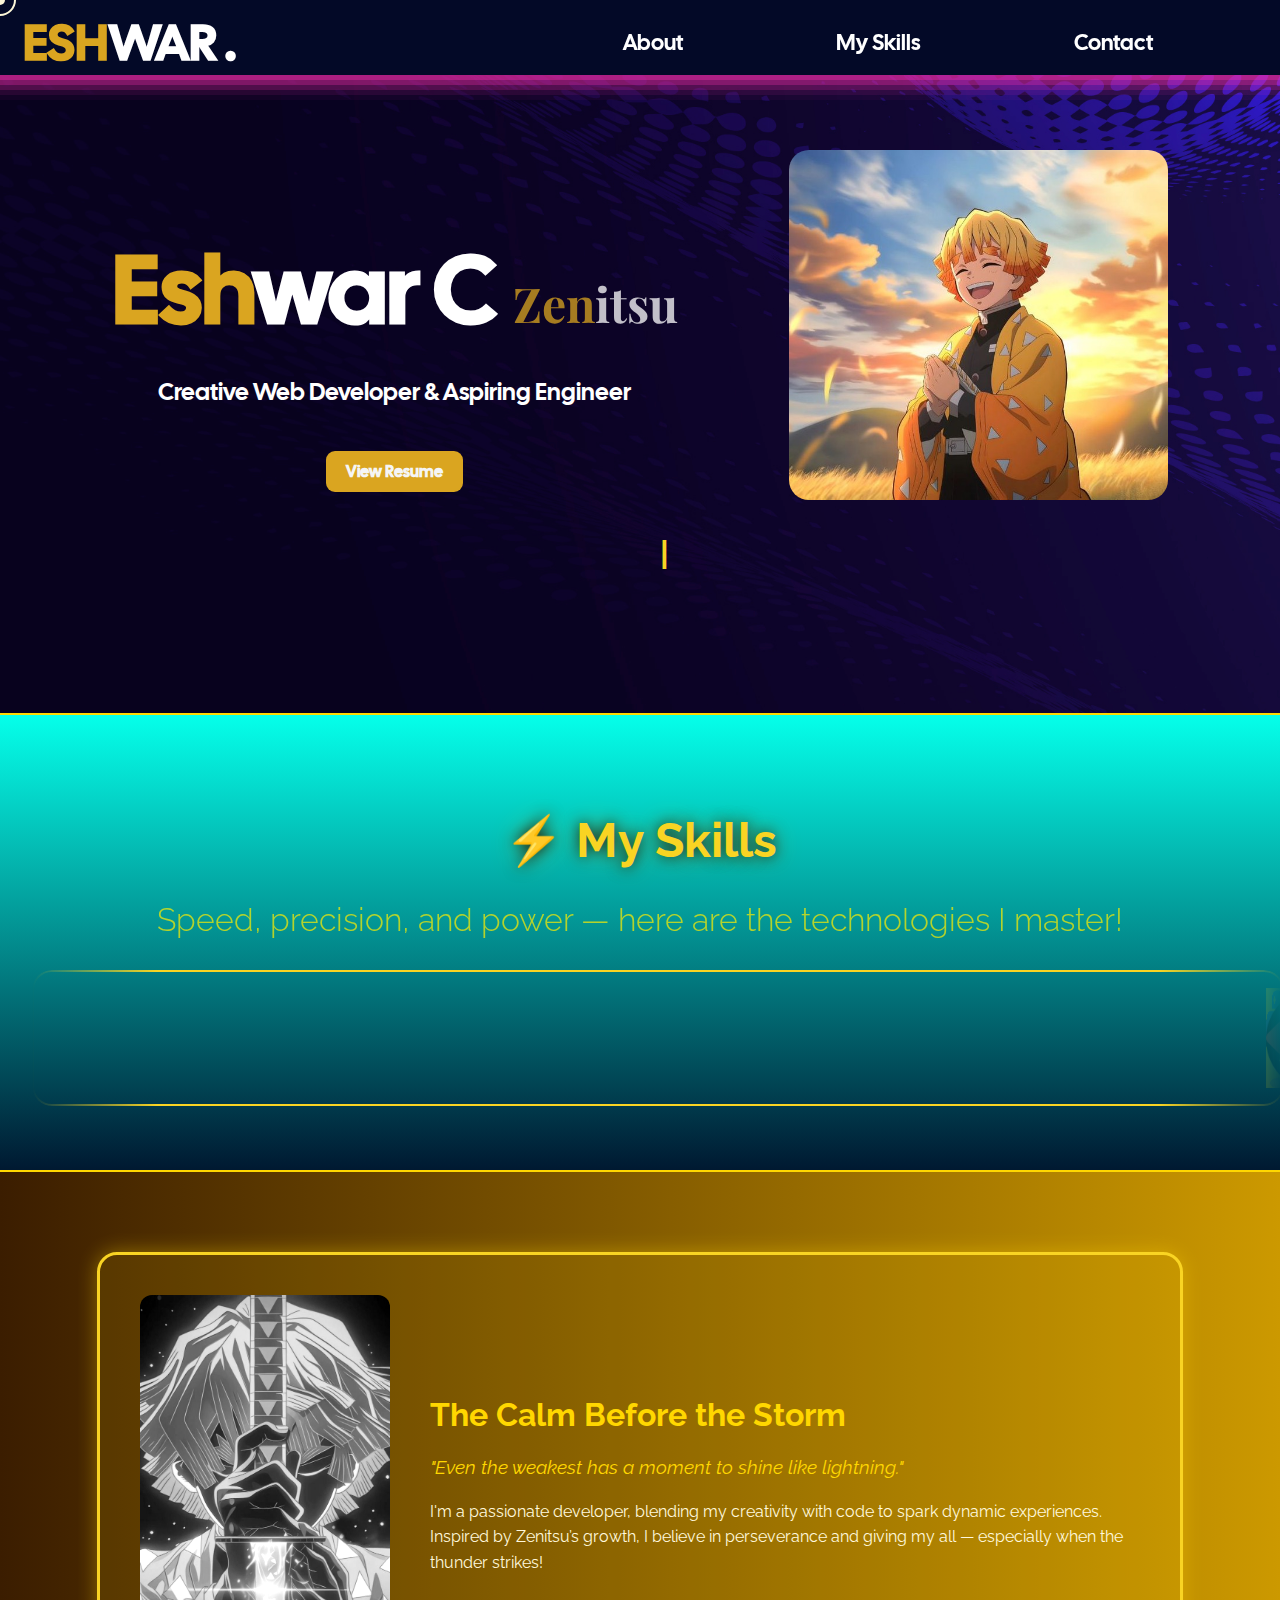
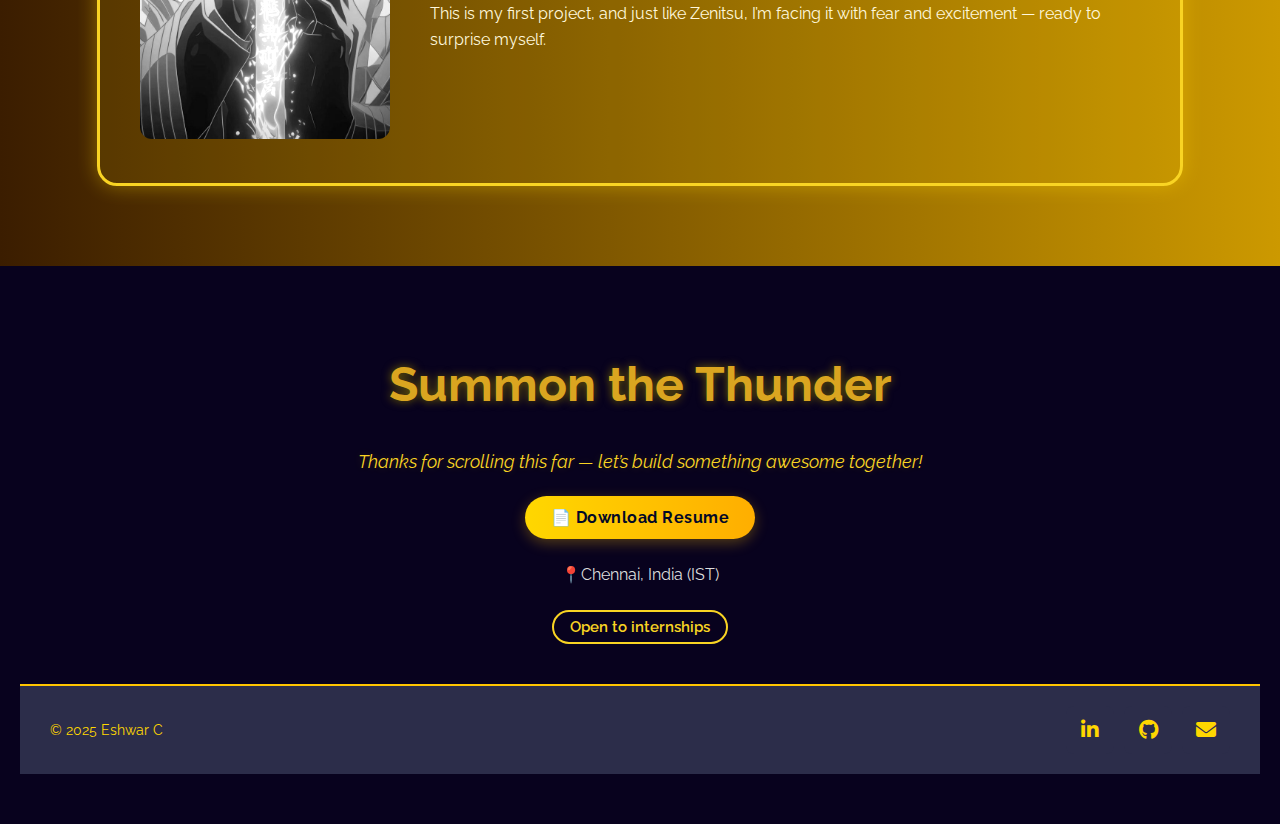
<file: index.html>
<!DOCTYPE html>
<html lang="en">
<head>
    <meta charset="UTF-8">
    <meta name="viewport" content="width=device-width, initial-scale=1.0">
    <title>Eshwar-PortFolio</title>
    <link rel="icon" href="IMAGES/pageicon.jpeg">
    <link rel="stylesheet" href="style.css">
    <link
  rel="stylesheet"
  href="https://cdnjs.cloudflare.com/ajax/libs/font-awesome/6.4.0/css/all.min.css"
/>

    <link rel="preconnect" href="https://fonts.googleapis.com">
    <link rel="preconnect" href="https://fonts.gstatic.com" crossorigin>
    <link href="https://fonts.googleapis.com/css2?family=Cal+Sans&family=Playfair+Display:ital,wght@0,400..900;1,400..900&family=Raleway:ital,wght@0,100..900;1,100..900&display=swap" rel="stylesheet">
  </head>
<body>
  <div class="outer-cursor"></div>
<div class="inner-cursor"></div>
<section id="navigation-bar">
  <!--Nav--Bar-->
    <div class="nav-bar">
      <a href="index.html"><h1 class="heading"><abbr title="ESHWAR'S PORTFOLIO"><span style="color: goldenrod;">ESH</span>WAR .</abbr></h1></a>
      <header>
        <nav>
          <a href="about.html">About</a>
          <a href="#Skills">My Skills</a>
          <a href="#contact">Contact</a>
        </nav>  
      </header>
      <div class="nav-icon" onclick="ShowNavBar()">
        <i class="fa-solid fa-bars"></i>
      </div>
    </div>
    <div class="side-navbar">
      <p style="color: whitesmoke;text-align: right;">
        <i class="fa-solid fa-xmark" onclick="CloseNavBar()"></i>
      </p>
      <div class="side-navbar-links">
          <a href="about.html">About</a>
          <a href="#Skills">My Skills</a>
          <a href="#contact">Contact</a>
      </div>
    </div>
</section>
    <!-- Body of the Website-->
    <!-- Hero section-->
  <section class="hero">
    <div class="hero-top">
  <div class="hero-text">
    <h1 class="name-title">
  <span style="color:goldenrod">Esh</span>war C
  <span class="crossed"><span style="color: goldenrod;">Zen</span>itsu</span>
    </h1>

    <p>Creative Web Developer & Aspiring Engineer</p>
    <a href="IMAGES/resume.pdf" target="_blank" class="resume-btn">View Resume</a>

  </div>
  <div class="hero_img">
    <div class="speech-bubble">HEY I'M ZENITSU AGATSUMA</div>
    <img src="IMAGES/Zenistsu1.jpg" alt="Zenistsu" style="height: 350px;border:none;border-radius: 20px;" />
    </div>
  </div>
  <!--Description-->
  <div class="about-container">
  <h1 id="About-typewriter"></h1>
  </div>
  </section>
<!--Skills-->
<section class="Skills" id="Skills">
  <h1 class="skill-heading">⚡ My Skills</h1>
  <p class="skill-subheading">Speed, precision, and power — here are the technologies I master!</p>

  <div class="skill_slider" style="--width: 100px;--height: 100px;--quantity:8;">
    <div class="list">
      <div class="item" style="--position: 1"><img src="IMAGES/css.png" alt="css"></div>
      <div class="item" style="--position: 2"><img src="IMAGES/html.png" alt="html"></div>
      <div class="item" style="--position: 3"><img src="IMAGES/javascript.png" alt="javascript"></div>
      <div class="item" style="--position: 4"><img src="IMAGES/nodejs.png" alt="nodejs"></div>
      <div class="item" style="--position: 5"><img src="IMAGES/python.png" alt="python"></div>
      <div class="item" style="--position: 6"><img src="IMAGES/react.png" alt="react"></div>
      <div class="item" style="--position: 7"><img src="IMAGES/github.png" alt="github"></div>
      <div class="item" style="--position: 8"><img src="IMAGES/git.png" alt="git"></div>
    </div>
  </div>
</section>

<!-- About Me -->
<section id="about-me">
  <div class="about-scroll">
    <div class="zenitsu-img">
      <img src="IMAGES/Zenitsu_About.jpg" alt="Zenitsu Sketch">
    </div>
    <div class="about-text">
      <h2>The Calm Before the Storm</h2>
      <p class="quote">"Even the weakest has a moment to shine like lightning."</p>
      <p>
        I'm a passionate developer, blending my creativity with code to spark dynamic experiences. Inspired by Zenitsu’s growth, I believe in perseverance and giving my all — especially when the thunder strikes!<br><br>
        This is my first project, and just like Zenitsu, I’m facing it with fear and excitement — ready to surprise myself.
      </p>
    </div>
  </div>
</section>


<section class="contact" id="contact">
  <h2>Summon the Thunder</h2>

  <!-- Personal Message -->
  <p class="contact-message">Thanks for scrolling this far — let’s build something awesome together!</p>

  <!-- Extra Info -->
  <div class="contact-extra">
    <a href="IMAGES/resume.pdf" download class="resume-btn-down">📄 Download Resume</a>
    <p class="location">📍Chennai, India (IST)</p>
    <span class="available">Open to internships</span>
  </div>

  <!-- Footer Section -->
  <footer class="zen-footer">
    <div class="footer-left">
      <p>© 2025 Eshwar C</p>
    </div>
    <div class="footer-right">
      <a href="https://www.linkedin.com/in/eshwar-c-slphmt/" target="_blank" class="footer-icon linkedin">
        <span class="speech-bubble-contact">LinkedIn</span>
        <i class="fab fa-linkedin-in"></i>
      </a>
      <a href="https://github.com/Eshwar-C-06" target="_blank" class="footer-icon github">
        <span class="speech-bubble-contact">GitHub</span>
        <i class="fab fa-github"></i>
      </a>
      <a href="mailto:your@email.com" class="footer-icon email">
        <span class="speech-bubble-contact">Email Me</span>
        <i class="fas fa-envelope"></i>
      </a>
    </div>
  </footer>
</section>

<script src="script.js"></script>
<script src="cursor.js"></script>
</body>
</html>
</file>
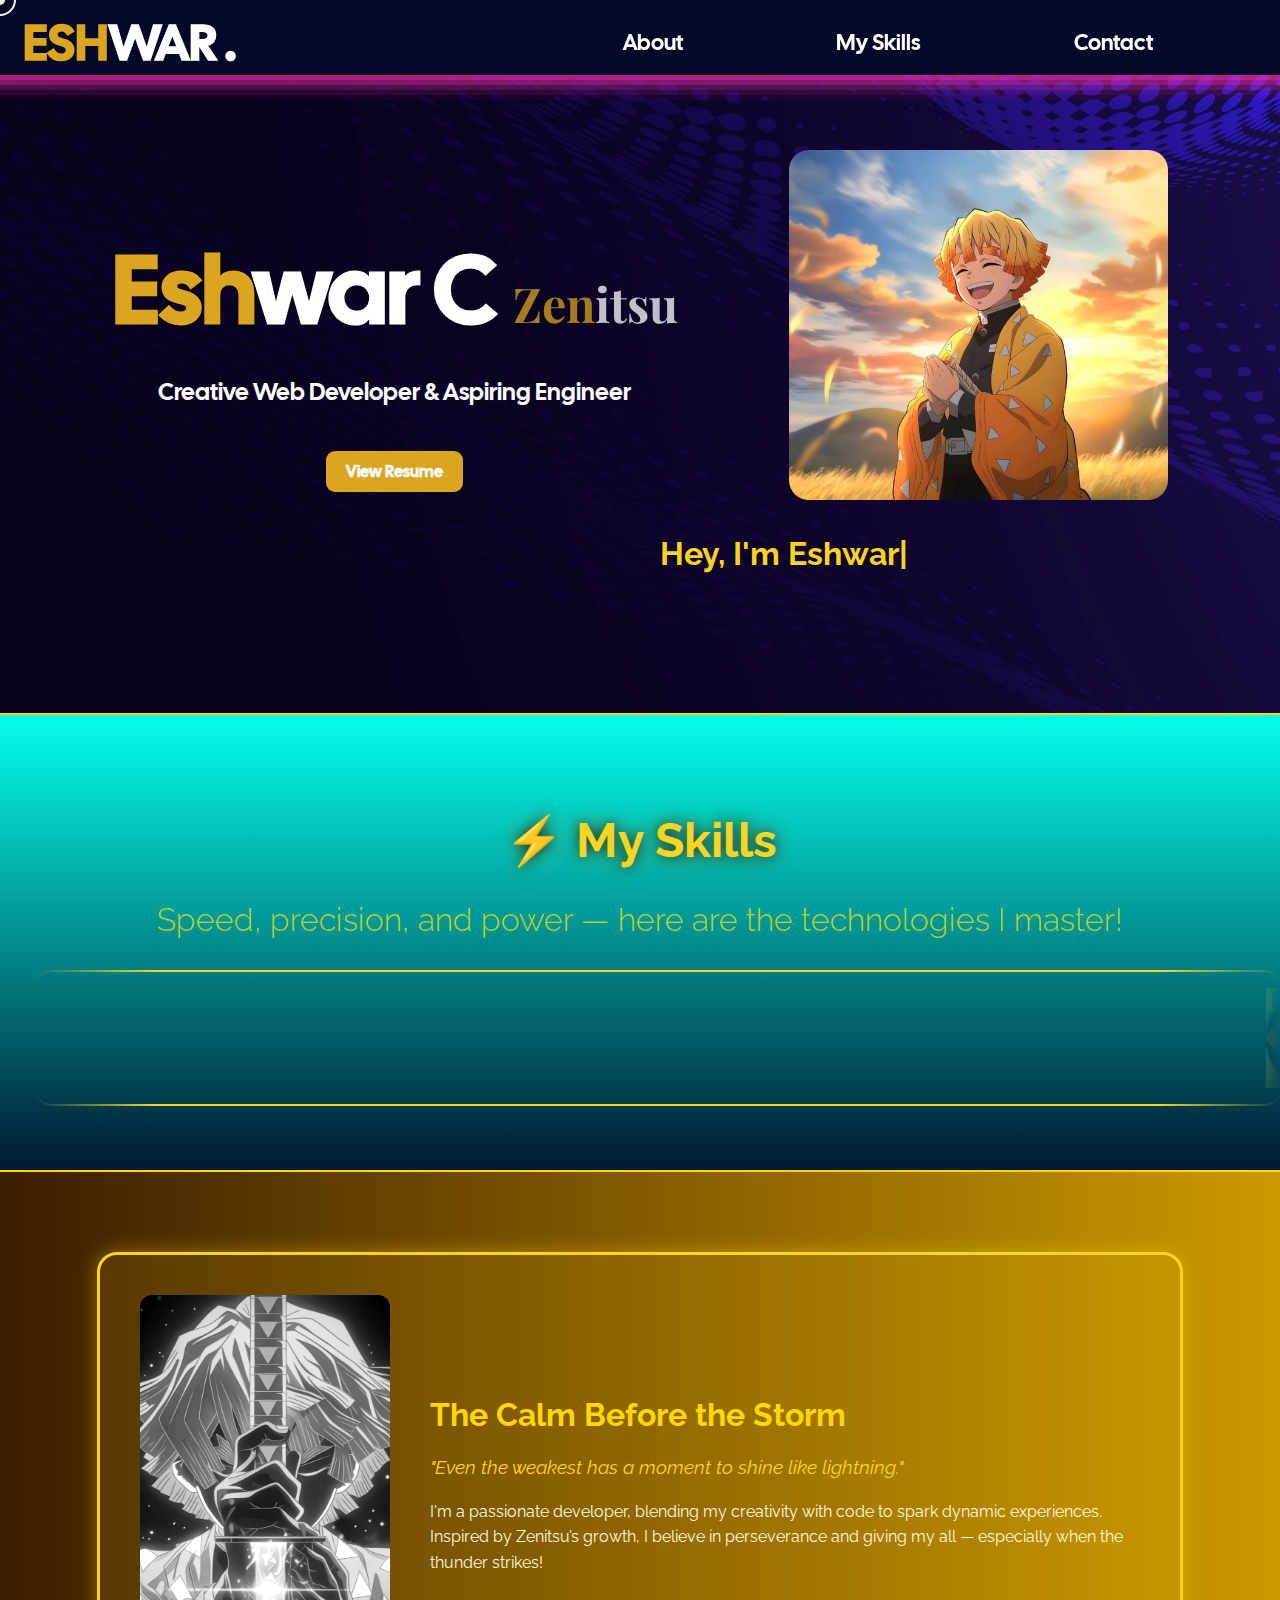
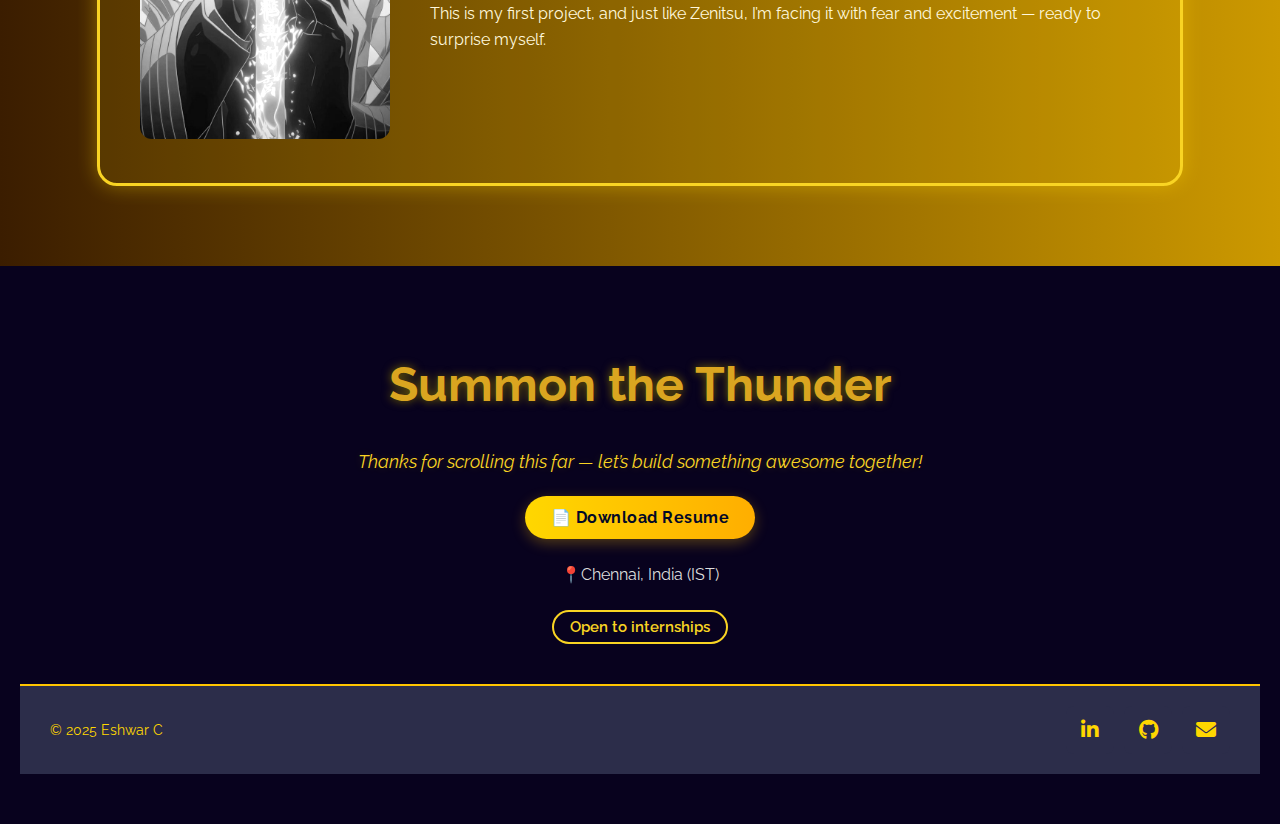
<file: ShadowFox/index.html>
<!DOCTYPE html>
<html lang="en">
<head>
    <meta charset="UTF-8">
    <meta name="viewport" content="width=device-width, initial-scale=1.0">
    <title>Eshwar-PortFolio</title>
    <link rel="icon" href="IMAGES/pageicon.jpeg">
    <link rel="stylesheet" href="style.css">
    <link
  rel="stylesheet"
  href="https://cdnjs.cloudflare.com/ajax/libs/font-awesome/6.4.0/css/all.min.css"
/>

    <link rel="preconnect" href="https://fonts.googleapis.com">
    <link rel="preconnect" href="https://fonts.gstatic.com" crossorigin>
    <link href="https://fonts.googleapis.com/css2?family=Cal+Sans&family=Playfair+Display:ital,wght@0,400..900;1,400..900&family=Raleway:ital,wght@0,100..900;1,100..900&display=swap" rel="stylesheet">
  </head>
<body>
  <div class="outer-cursor"></div>
<div class="inner-cursor"></div>
<section id="navigation-bar">
  <!--Nav--Bar-->
    <div class="nav-bar">
      <a href="index.html"><h1 class="heading"><abbr title="ESHWAR'S PORTFOLIO"><span style="color: goldenrod;">ESH</span>WAR .</abbr></h1></a>
      <header>
        <nav>
          <a href="about.html">About</a>
          <a href="#Skills">My Skills</a>
          <a href="#contact">Contact</a>
        </nav>  
      </header>
      <div class="nav-icon" onclick="ShowNavBar()">
        <i class="fa-solid fa-bars"></i>
      </div>
    </div>
    <div class="side-navbar">
      <p style="color: whitesmoke;text-align: right;">
        <i class="fa-solid fa-xmark" onclick="CloseNavBar()"></i>
      </p>
      <div class="side-navbar-links">
          <a href="about.html">About</a>
          <a href="#Skills">My Skills</a>
          <a href="#contact">Contact</a>
      </div>
    </div>
</section>
    <!-- Body of the Website-->
    <!-- Hero section-->
  <section class="hero">
    <div class="hero-top">
  <div class="hero-text">
    <h1 class="name-title">
  <span style="color:goldenrod">Esh</span>war C
  <span class="crossed"><span style="color: goldenrod;">Zen</span>itsu</span>
    </h1>

    <p>Creative Web Developer & Aspiring Engineer</p>
    <a href="IMAGES/resume.pdf" target="_blank" class="resume-btn">View Resume</a>

  </div>
  <div class="hero_img">
    <div class="speech-bubble">HEY I'M ZENITSU AGATSUMA</div>
    <img src="IMAGES/Zenistsu1.jpg" alt="Zenistsu" style="height: 350px;border:none;border-radius: 20px;" />
    </div>
  </div>
  <!--Description-->
  <div class="about-container">
  <h1 id="About-typewriter"></h1>
  </div>
  </section>
<!--Skills-->
<section class="Skills" id="Skills">
  <h1 class="skill-heading">⚡ My Skills</h1>
  <p class="skill-subheading">Speed, precision, and power — here are the technologies I master!</p>

  <div class="skill_slider" style="--width: 100px;--height: 100px;--quantity:8;">
    <div class="list">
      <div class="item" style="--position: 1"><img src="IMAGES/css.png" alt="css"></div>
      <div class="item" style="--position: 2"><img src="IMAGES/html.png" alt="html"></div>
      <div class="item" style="--position: 3"><img src="IMAGES/javascript.png" alt="javascript"></div>
      <div class="item" style="--position: 4"><img src="IMAGES/nodejs.png" alt="nodejs"></div>
      <div class="item" style="--position: 5"><img src="IMAGES/python.png" alt="python"></div>
      <div class="item" style="--position: 6"><img src="IMAGES/react.png" alt="react"></div>
      <div class="item" style="--position: 7"><img src="IMAGES/github.png" alt="github"></div>
      <div class="item" style="--position: 8"><img src="IMAGES/git.png" alt="git"></div>
    </div>
  </div>
</section>

<!-- About Me -->
<section id="about-me">
  <div class="about-scroll">
    <div class="zenitsu-img">
      <img src="IMAGES/Zenitsu_About.jpg" alt="Zenitsu Sketch">
    </div>
    <div class="about-text">
      <h2>The Calm Before the Storm</h2>
      <p class="quote">"Even the weakest has a moment to shine like lightning."</p>
      <p>
        I'm a passionate developer, blending my creativity with code to spark dynamic experiences. Inspired by Zenitsu’s growth, I believe in perseverance and giving my all — especially when the thunder strikes!<br><br>
        This is my first project, and just like Zenitsu, I’m facing it with fear and excitement — ready to surprise myself.
      </p>
    </div>
  </div>
</section>


<section class="contact" id="contact">
  <h2>Summon the Thunder</h2>

  <!-- Personal Message -->
  <p class="contact-message">Thanks for scrolling this far — let’s build something awesome together!</p>

  <!-- Extra Info -->
  <div class="contact-extra">
    <a href="IMAGES/resume.pdf" download class="resume-btn-down">📄 Download Resume</a>
    <p class="location">📍Chennai, India (IST)</p>
    <span class="available">Open to internships</span>
  </div>

  <!-- Footer Section -->
  <footer class="zen-footer">
    <div class="footer-left">
      <p>© 2025 Eshwar C</p>
    </div>
    <div class="footer-right">
      <a href="https://www.linkedin.com/in/eshwar-c-slphmt/" target="_blank" class="footer-icon linkedin">
        <span class="speech-bubble-contact">LinkedIn</span>
        <i class="fab fa-linkedin-in"></i>
      </a>
      <a href="https://github.com/Eshwar-C-06" target="_blank" class="footer-icon github">
        <span class="speech-bubble-contact">GitHub</span>
        <i class="fab fa-github"></i>
      </a>
      <a href="mailto:your@email.com" class="footer-icon email">
        <span class="speech-bubble-contact">Email Me</span>
        <i class="fas fa-envelope"></i>
      </a>
    </div>
  </footer>
</section>

<script src="script.js"></script>
<script src="cursor.js"></script>
</body>
</html>
</file>
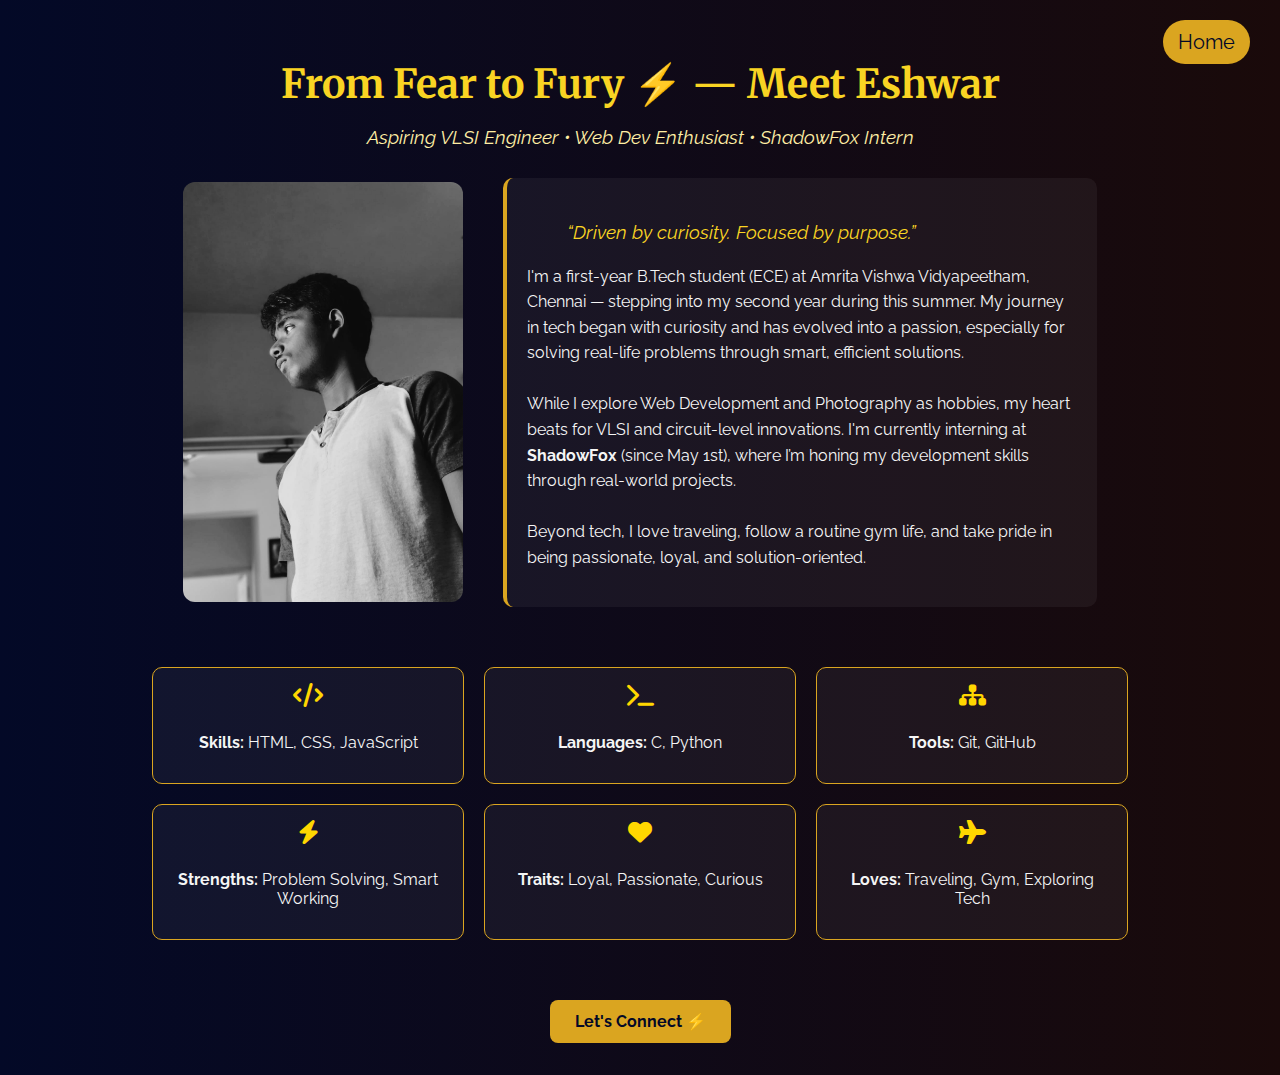
<file: about.html>
<!DOCTYPE html>
<html lang="en">
<head>
  <meta charset="UTF-8" />
  <meta name="viewport" content="width=device-width, initial-scale=1.0"/>
  <title>About | Eshwar</title>
  <link rel="stylesheet" href="about.css" />
  <link rel="stylesheet" href="https://cdnjs.cloudflare.com/ajax/libs/font-awesome/6.4.0/css/all.min.css"/>
  <link rel="preconnect" href="https://fonts.googleapis.com">
<link rel="preconnect" href="https://fonts.gstatic.com" crossorigin>
<link href="https://fonts.googleapis.com/css2?family=Cal+Sans&family=Merriweather:ital,opsz,wght@0,18..144,300..900;1,18..144,300..900&family=Playfair+Display:ital,wght@0,400..900;1,400..900&family=Raleway:ital,wght@0,100..900;1,100..900&display=swap" rel="stylesheet">

</head>
<body>
  <section class="about-landing">
    <a href="index.html" class="back-home">Home</a>
    <div class="about-intro">
      <h1 style="font-family: 'Merriweather', serif;">From Fear to Fury ⚡ — Meet Eshwar</h1>
      <p class="subheading">Aspiring VLSI Engineer • Web Dev Enthusiast • ShadowFox Intern</p>
    </div>

    <div class="about-content">
      <img src="IMAGES/profile_photo.jpeg" alt="Zenitsu Calm Pose" class="zen-img"/>
      <div class="story-box">
        <blockquote>
          “Driven by curiosity. Focused by purpose.”
        </blockquote>
        <p>
          I'm a first-year B.Tech student (ECE) at Amrita Vishwa Vidyapeetham, Chennai — stepping into my second year during this summer. My journey in tech began with curiosity and has evolved into a passion, especially for solving real-life problems through smart, efficient solutions.
          <br><br>
          While I explore Web Development and Photography as hobbies, my heart beats for VLSI and circuit-level innovations. I'm currently interning at <strong>ShadowFox</strong> (since May 1st), where I’m honing my development skills through real-world projects.
          <br><br>
          Beyond tech, I love traveling, follow a routine gym life, and take pride in being passionate, loyal, and solution-oriented.
        </p>
      </div>
    </div>

<div class="stats-flex">
  <div class="stat-card"><i class="fas fa-code"></i><p><strong>Skills:</strong> HTML, CSS, JavaScript</p></div>
  <div class="stat-card"><i class="fas fa-terminal"></i><p><strong>Languages:</strong> C, Python</p></div>
  <div class="stat-card"><i class="fas fa-sitemap"></i><p><strong>Tools:</strong> Git, GitHub</p></div>
  <div class="stat-card"><i class="fas fa-bolt"></i><p><strong>Strengths:</strong> Problem Solving, Smart Working</p></div>
  <div class="stat-card"><i class="fas fa-heart"></i><p><strong>Traits:</strong> Loyal, Passionate, Curious</p></div>
  <div class="stat-card"><i class="fas fa-plane"></i><p><strong>Loves:</strong> Traveling, Gym, Exploring Tech</p></div>
</div>
<div class="cta">
         <a href="index.html#contact" class="resume-btn">Let's Connect ⚡</a>
    </div>
  </section>
</body>
</html>
</file>
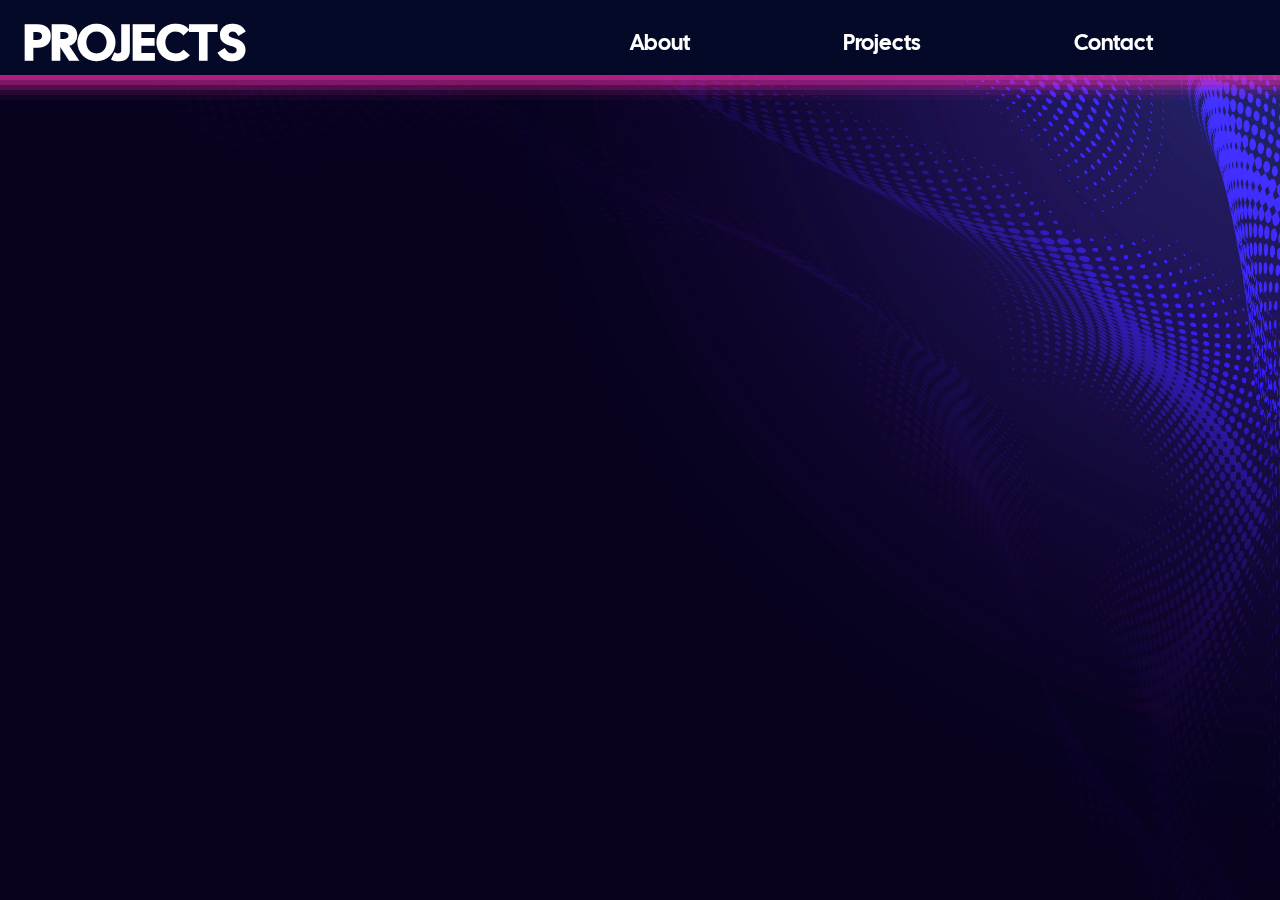
<file: projects.html>
<!DOCTYPE html>
<html lang="en">
<head>
    <meta charset="UTF-8">
    <meta name="viewport" content="width=device-width, initial-scale=1.0">
    <title>Eshwar-PortFolio</title>
    <link rel="stylesheet" href="style.css">
    <link rel="preconnect" href="https://fonts.googleapis.com">
    <link rel="preconnect" href="https://fonts.gstatic.com" crossorigin>
    <link href="https://fonts.googleapis.com/css2?family=Cal+Sans&display=swap" rel="stylesheet">
</head>
<body>
    <div class="nav-bar">
      <h1 class="heading">PROJECTS</h1>
      <header>
        <nav>
          <a href="about.html">About</a>
          <a href="#projects.html">Projects</a>
          <a href="#contact">Contact</a>
        </nav>
      </header>
    </div>
  </body>
  
</html>
</file>
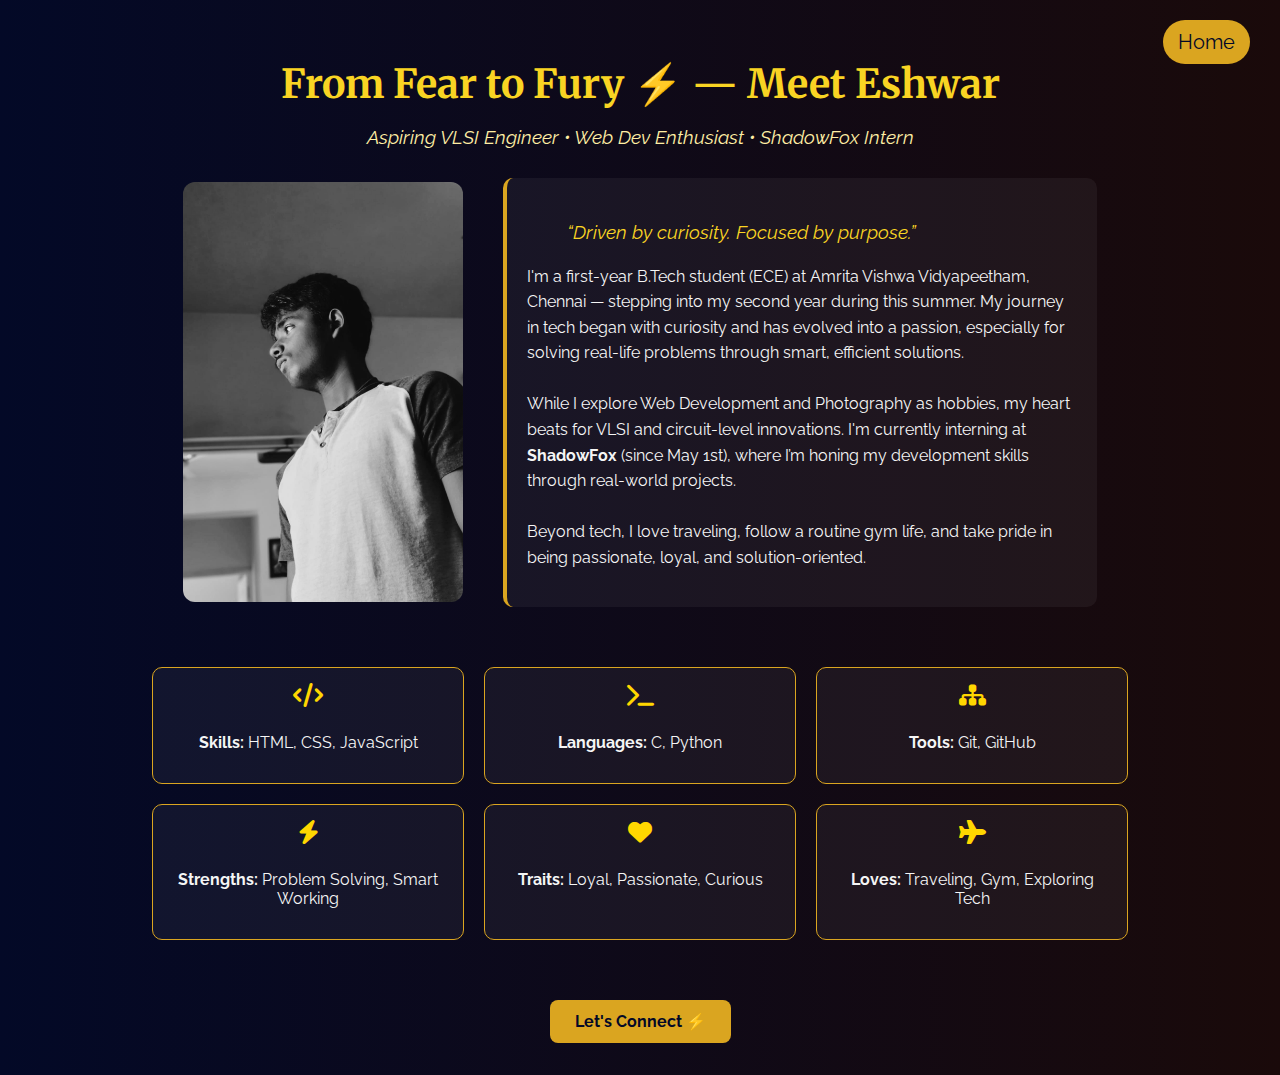
<file: ShadowFox/about.html>
<!DOCTYPE html>
<html lang="en">
<head>
  <meta charset="UTF-8" />
  <meta name="viewport" content="width=device-width, initial-scale=1.0"/>
  <title>About | Eshwar</title>
  <link rel="stylesheet" href="about.css" />
  <link rel="stylesheet" href="https://cdnjs.cloudflare.com/ajax/libs/font-awesome/6.4.0/css/all.min.css"/>
  <link rel="preconnect" href="https://fonts.googleapis.com">
<link rel="preconnect" href="https://fonts.gstatic.com" crossorigin>
<link href="https://fonts.googleapis.com/css2?family=Cal+Sans&family=Merriweather:ital,opsz,wght@0,18..144,300..900;1,18..144,300..900&family=Playfair+Display:ital,wght@0,400..900;1,400..900&family=Raleway:ital,wght@0,100..900;1,100..900&display=swap" rel="stylesheet">

</head>
<body>
  <section class="about-landing">
    <a href="index.html" class="back-home">Home</a>
    <div class="about-intro">
      <h1 style="font-family: 'Merriweather', serif;">From Fear to Fury ⚡ — Meet Eshwar</h1>
      <p class="subheading">Aspiring VLSI Engineer • Web Dev Enthusiast • ShadowFox Intern</p>
    </div>

    <div class="about-content">
      <img src="IMAGES/profile_photo.jpeg" alt="Zenitsu Calm Pose" class="zen-img"/>
      <div class="story-box">
        <blockquote>
          “Driven by curiosity. Focused by purpose.”
        </blockquote>
        <p>
          I'm a first-year B.Tech student (ECE) at Amrita Vishwa Vidyapeetham, Chennai — stepping into my second year during this summer. My journey in tech began with curiosity and has evolved into a passion, especially for solving real-life problems through smart, efficient solutions.
          <br><br>
          While I explore Web Development and Photography as hobbies, my heart beats for VLSI and circuit-level innovations. I'm currently interning at <strong>ShadowFox</strong> (since May 1st), where I’m honing my development skills through real-world projects.
          <br><br>
          Beyond tech, I love traveling, follow a routine gym life, and take pride in being passionate, loyal, and solution-oriented.
        </p>
      </div>
    </div>

<div class="stats-flex">
  <div class="stat-card"><i class="fas fa-code"></i><p><strong>Skills:</strong> HTML, CSS, JavaScript</p></div>
  <div class="stat-card"><i class="fas fa-terminal"></i><p><strong>Languages:</strong> C, Python</p></div>
  <div class="stat-card"><i class="fas fa-sitemap"></i><p><strong>Tools:</strong> Git, GitHub</p></div>
  <div class="stat-card"><i class="fas fa-bolt"></i><p><strong>Strengths:</strong> Problem Solving, Smart Working</p></div>
  <div class="stat-card"><i class="fas fa-heart"></i><p><strong>Traits:</strong> Loyal, Passionate, Curious</p></div>
  <div class="stat-card"><i class="fas fa-plane"></i><p><strong>Loves:</strong> Traveling, Gym, Exploring Tech</p></div>
</div>
<div class="cta">
         <a href="index.html#contact" class="resume-btn">Let's Connect ⚡</a>
    </div>
  </section>
</body>
</html>
</file>
<file: style.css>
body {
  background-image: url("./IMAGES/dark_bg.jpg");
  background-size: cover;
  background-position: center;
  background-repeat: no-repeat;
  font-family: "Cal Sans", sans-serif;
  margin: 0;
  padding: 0;
  min-height: 100vh; 
}
html, body {
  overflow-x: hidden;
}
  .nav-bar {position: fixed;
    top: 0;
    left: 0;
    width: 100%;
    z-index: 450;
    display: flex;
    justify-content: space-between;
    align-items: center;
    padding-inline: 23px;
    padding-top: 10px;
    box-shadow: rgba(240, 46, 170, 0.4) 0px 5px, rgba(240, 46, 170, 0.3) 0px 10px, rgba(240, 46, 170, 0.2) 0px 15px, rgba(240, 46, 170, 0.1) 0px 20px, rgba(240, 46, 170, 0.05) 0px 25px;
    background-color: #030927; 
    
  }
  abbr {
    text-decoration: none !important;
    border-bottom: none !important;
    display: inline-block;
  }  

  .heading{
    font-size: 50px;
    margin:0;
    color: white;
}
.nav-icon {
  color: white;
  font-size: 24px;
  background-color: goldenrod;
  padding: 6px 6px;
  border-radius: 12px;
  display: none;
  margin-right: 30px;
  cursor: pointer;
  position: relative;
  z-index: 1001;
}
.side-navbar{
  width: 30%;
  background-color: #cc9900;
  height: 100%;
  position:fixed;
  top:0;
  left:-40%;
  padding: 20px;  
  font-size: 28px;
  z-index: 600;
  transition: 1.4s;
}
.side-navbar:hover{
  cursor: pointer;
}
.side-navbar-links{
  display: flex;
  flex-direction: column; 
  font-size: 28px;
  gap: 50px;              
  margin-top: 70px;

}
.side-navbar .side-navbar-links a{
  text-decoration: none;
  color: whitesmoke;
}
.side-navbar .side-navbar-links a:hover{
  text-decoration: underline;
}
@media screen and (max-width:1023px){
.nav-icon{
  display: block;
         }
header{
display: none;
      } 
}
.nav-icon:hover{
  cursor: pointer;
  color: goldenrod;
  background-color: whitesmoke;
  transition:color 0.s ease-in;
  transition: background-color 0.3s ease-out;
}
nav a {
  position: relative;
  margin-right: 150px;
  text-decoration: none;
  color: rgb(255, 255, 255);
  font-size: 22px;
  transition: color 0.35s ease, transform 0.35s ease;
}

nav a::after {
  content: "";
  position: absolute;
  width: 0%;
  height: 3px;
  left: 0;
  bottom: -2px;
  background-image: linear-gradient(to right, #ff4e50, #f9d423); /* gradient underline */
  transition: width 0.35s ease;
}

nav a:hover::after {
  width: 100%;
}

nav a:hover {
  color:goldenrod}

nav a:active {
  transition: 0.2s;
  color: gold ;
}
hr{
  border: none;
  background-color: goldenrod;
  height: 2px;
  width: 100%;
}
.hero {
  height: fit-content;
  width:100vw;
  color: white;
  text-align: center;
  padding-top: 150px;
  padding-bottom: 120px;
}
.hero-text a{
  color: whitesmoke;
}
.hero-text a{
display: inline-block;
  margin-top: 20px;
  padding: 10px 20px;
  background-color: goldenrod;
  font-weight: bold;
  text-decoration: none;
  border-radius: 9px;
  transition: colour 0.5s, background-color 0.3s, transform 0.7s;
}

.hero-text a:hover{
  background-color: whitesmoke;
  color: goldenrod;
  transform: scale(1.15);
}


.hero_img{
  position: relative;
  width: max-content;
  animation: up_down 3s ease-in-out infinite;
}

@keyframes up_down {
  0% {
    transform: translateY(0);
  }
  25% {
    transform: translateY(-11px);
  }
  75% {
    transform: translateY(11px);
  }
  100% {
    transform: translateY(0);
  }
}
 .speech-bubble {
      display: none;
      position: absolute;
      top: -50px;
      left: 50%;
      width: max-content;
      transform: translateX(-50%);
      background: whitesmoke;
      padding:10px;
      border-radius: 25px;
      font-family: 'Comic Sans MS', cursive;
      font-weight: bold;
      font-size: 14px;
      color: black;
    }
  
    .speech-bubble::after{
      content: "";
      position: absolute;
      top: 100%;
      left: 50%;
      margin-left: -10px;
      border-width: 10px;
      border-style: solid;
      border-color: whitesmoke transparent transparent transparent;
    }

  .hero_img:hover .speech-bubble{
    display:block;
  }  

.hero-text h1 {
  font-size: 6rem;
  margin-bottom: 10px;
  animation: popUp 1s ease-out;
}

.hero-text p {
  font-size: 1.5rem;
  animation: fadeIn 1.5s ease;
}
.crossed{
  font-family: "Playfair Display", serif;
  position: relative;
  font-size: 3rem;
  opacity: 0.75;
}
.crossed::after{
  content: "";
  position: absolute;
  top:55%;
  left: 0;
  width:max-content;
  height:3px;
  background-image: linear-gradient(to left,goldenrod,white);
  animation: slash 0.8s ease-in-out forwards;
}
.hero-top {
  display: flex;
  justify-content: space-evenly;
  align-items: center;
  width: 100%;
  flex-wrap: wrap;
}
.about-container {
  color: #f9d423;
  width: 450px;
  font-family: "Raleway", sans-serif;
  font-weight: 400;
  text-align: left;
  margin-top: 30px;
  margin-left: auto;
  margin-right: 170px; 
}
#About-typewriter::after{
  content: '|';
  animation:typing 0.9s infinite;
}

@keyframes typing{
  0%,100%{
    opacity: 1;
  }
  50%{
    opacity: 0;
  }
} 

@keyframes slash{
  0% {
width: 0;
  }
  100%{
    width: 100%;
  }
}

@keyframes popUp {
  0% {
    transform: scale(0.8);
    opacity: 0;
  }
  100% {
    transform: scale(1);
    opacity: 1;
  }
}

@keyframes fadeIn {
  from {
    transform: translateY(20px);
    opacity: 0;
  }
  to {
    transform: translateY(0);
    opacity: 1;
  }
}
.skill_slider{
  position: relative; 
  width: 100%;
  border:1px solid gold;
  height:var(--height);
  overflow: hidden;
  background-color: white;
  mask-image: linear-gradient(to right,transparent,rgb(14, 14, 14) 10% 90%,transparent);
}
.skill_slider .list{
  display: flex;
  width: 100%;
  min-width: calc(var(--width)*var(--quantity));
  position: relative;
}
.skill_slider .list .item{
  width: var(--width);
  height: var(--height);
  position: absolute;
  left: 100%;
  animation: scroll_eff 10s linear infinite;
  transition: filter 0.5s;
  animation-delay: calc( (10s / var(--quantity)) * (var(--position) - 1) );
}
.skill_slider .list .item img{
  width: 100%;
  height: var(--height);

}

@keyframes scroll_eff{
   from{
    left: 100%;
   }
   to{
    left:calc(var(--width)*-1)
   }
}

.skill_slider:hover .item{
  animation-play-state: paused!important;
  filter: grayscale(1); 
}
.skill_slider .item:hover{
  filter: grayscale(0);
}

/* Styling the entire Skills section */
.Skills {
  color: #f9d423;
  font-size: 30px;
  font-family: "Raleway", sans-serif;
  padding: 4rem 2rem;
  background: linear-gradient(to bottom, rgb(5, 255, 234), rgb(0, 25, 49)); /* thunder-like bg */
  text-align: center;
  position: relative;
  overflow: hidden;
  border-top: 2px solid gold;
  border-bottom: 2px solid gold;
}

/* Glowing and bold section title */
.skill-heading {
  font-size: 3rem;
  color: #f9d423;
  text-shadow: 0 0 15px #231d00, 0 0 30px #f9d42355;
  margin-bottom: 0.5rem;
  animation: jump_ani 1s ease-in-out;
}

/* Subheading with subtle style */
.skill-subheading {
  font-size: 2rem;
  color: #ffee00;
  margin-bottom: 2rem;
  opacity: 0.7;
  font-weight: 300;
}

.skill_slider {
  border: 2px solid #f9d423;
  border-radius: 20px;
  padding: 1rem;
  background-color: #ffffff00;
  box-shadow: 0 0 20px rgba(249, 212, 35, 0.2);
  position: relative;
}
.Skills::before {
  content: "";
  position: absolute;
  top: 0; left: 0; right: 0; bottom: 0;
  background-size: cover;
  background-repeat: no-repeat;
  opacity: 0.04;
  pointer-events: none;
}


@keyframes jump_ani{
  from{
    opacity: 0;
    scale: 0.5;
  }
  to{
    opacity: 1;
    scale: 1;
  }
}

#about-me {
 background: linear-gradient(to right, #3b1d00, #cc9900);
  padding: 80px 20px;
  color: #f9d423;
  font-family: 'Raleway', sans-serif;
  display: flex;
  justify-content: center;
}

.about-scroll {
  display: flex;
  max-width: 1000px;
  gap: 40px;
  align-items: center;
  flex-wrap: wrap;
  background: rgba(255, 215, 0, 0.1); 
  border: 3px solid #f9d423;
  border-radius: 20px;
  padding: 40px;
  box-shadow: 0 0 20px rgba(255, 215, 0, 0.4);
}

.zenitsu-img img {
  width: 250px;
  filter: grayscale(1) contrast(1.1);
  border-radius: 12px;
}

.about-text {
  flex: 1;
  min-width: 280px;
  animation: slideUp 1s ease-in-out;
}

.about-text h2 {
  font-size: 2rem;
  margin-bottom: 10px;
  color: gold;
}

.about-text .quote {
  font-style: italic;
  font-size: 1.2rem;
  color: #ffd700;
  margin-bottom: 15px;
}

.about-text p {
  font-size: 1rem;
  color: #fff8dc;
  line-height: 1.6;
}

@keyframes slideUp {
  from {
    opacity: 0;
    transform: translateY(30px);
  }
  to {
    opacity: 1;
    transform: translateY(0);
  }
}
.contact{
  color: goldenrod;
  padding: 50px 20px;
  text-align: center;
  font-family: 'Raleway', sans-serif;
  position: relative;
}
.contact h2{
  font-size: 3rem;
  text-shadow: 0 0 10px rgb(116, 99, 3);
}
.contact-message {
  font-style: italic;
  font-size: 1.1rem;
  color: #f9d423;
  margin-bottom: 1.5rem;
  text-shadow: 0 0 8px rgba(255, 215, 0, 0.2);
}

.contact-extra {
  margin-bottom: 2.5rem;
  display: flex;
  flex-direction: column;
  align-items: center;
  gap: 10px;
}

.contact-extra .location {
  font-size: 1rem;
  color: #ddd;
}

.available {
  font-size: 0.95rem;
  padding: 6px 16px;
  border: 2px solid #f9d423;
  border-radius: 20px;
  color: #f9d423;
  background-color: transparent;
  font-weight: 600;
  transition: all 0.3s ease;
}

.available:hover {
  background-color: #f9d423;
  color: #030927;
}

.resume-btn-down {
  display: inline-block;
  padding: 12px 26px;
  background: linear-gradient(to right, #ffd700, #ffae00);
  color: #030927;
  font-weight: bold;
  border-radius: 40px;
  text-decoration: none;
  font-size: 1rem;
  letter-spacing: 0.5px;
  transition: transform 0.3s ease, background-image 0.3s ease;
  box-shadow: 0 4px 14px rgba(255, 193, 7, 0.3);
}
.resume-btn-down:hover {
  background-image: linear-gradient(to right, #423cde, #ffd700);
  color: #030927;
  animation: shaking 0.5s ease-in-out;
  
}
@keyframes shaking{
  0%{
    transform: rotate(0deg) translateX(0px);
  }
  25%{
    transform: rotate(-5deg) translateX(-10px);
  }
  50%{
    transform: rotate(0deg) translateX(0px);
  }
  75%{
     transform: rotate(5deg) translateX(10px);
  }
  100%{
     transform: rotate(0deg) translateX(0px);
  }
}

.zen-footer {
  background-color: #2c2d4a;
    color: gold;
    display: flex;
    padding:20px 30px;
    margin:0;
    justify-content: space-between;
    align-items: center;
    font-family: 'Raleway', sans-serif;
    flex-wrap: wrap;
    border-top: 2px solid #ffc400; 
}

.footer-left {
    display: flex;
    flex-direction: column; 
    align-items: flex-start; 
    font-size: 14px;
}

.footer-left p {
    margin: 5px 0; 
}

.footer-right {
    display: flex;
    gap: 10px; 
}
.footer-icon {
    position: relative;
    background: #2c2d4a;
    color: gold;
    border-radius: 8px; 
    padding: 9px; 
    text-decoration: none;
    transition: transform 0.3s ease;
    display: flex;
    align-items: center;
    justify-content: center;
    width: 30px; 
    height: 30px;
}

.footer-icon:hover {
    transform: translateY(-5px); 
    background: #4d16ff; 
}
.footer-icon i {
  font-size: 20px;
}
.speech-bubble-contact{
  display: none;
  position: absolute;
  bottom: 130%;
  left: 50%;
  transform: translateX(-50%);
  background: #fefefe;
  color: black;
  padding: 8px 12px;
  border-radius: 20px;
  font-family: 'Comic Sans MS', cursive;
  font-size: 14px;
  font-weight: bold;
  white-space: nowrap;
  z-index: 10;
}

.speech-bubble-contact::after {
  content: "";
  position: absolute;
  top: 100%;
  left: 50%;
  margin-left: -8px;
  border-width: 8px;
  border-style: solid;
  border-color: #fefefe transparent transparent transparent;
}

.footer-icon:hover .speech-bubble-contact {
  display: block;
}
.speech-bubble-contact {
  animation: popIn 0.4s ease forwards;
}
@keyframes popIn {
  0% { opacity: 0; transform: translateX(-50%) scale(0.8); }
  100% { opacity: 1; transform: translateX(-50%) scale(1); }
}
/*Cursor design*/
.inner-cursor,
.outer-cursor {
  pointer-events: none; 
  position: fixed;      
  transform: translate(-50%, -50%); 
  z-index: 9999; 
}
.inner-cursor{
  width: 10px;
  height: 10px;
  border-radius: 50%;
  background-color: white;
  mix-blend-mode: difference;
  transition: width 0.5s height 0.5s;
}
.outer-cursor{
  width: 28px;;
  height: 28px;
  border:2px solid white;
  border-radius: 50%;
  mix-blend-mode: difference;
  transition: 0.1s
}
</file>
<file: ShadowFox/style.css>
body {
  background-image: url("./IMAGES/dark_bg.jpg");
  background-size: cover;
  background-position: center;
  background-repeat: no-repeat;
  font-family: "Cal Sans", sans-serif;
  margin: 0;
  padding: 0;
  min-height: 100vh; 
}
html, body {
  overflow-x: hidden;
}
  .nav-bar {position: fixed;
    top: 0;
    left: 0;
    width: 100%;
    z-index: 450;
    display: flex;
    justify-content: space-between;
    align-items: center;
    padding-inline: 23px;
    padding-top: 10px;
    box-shadow: rgba(240, 46, 170, 0.4) 0px 5px, rgba(240, 46, 170, 0.3) 0px 10px, rgba(240, 46, 170, 0.2) 0px 15px, rgba(240, 46, 170, 0.1) 0px 20px, rgba(240, 46, 170, 0.05) 0px 25px;
    background-color: #030927; 
    
  }
  abbr {
    text-decoration: none !important;
    border-bottom: none !important;
    display: inline-block;
  }  

  .heading{
    font-size: 50px;
    margin:0;
    color: white;
}
.nav-icon {
  color: white;
  font-size: 24px;
  background-color: goldenrod;
  padding: 6px 6px;
  border-radius: 12px;
  display: none;
  margin-right: 30px;
  cursor: pointer;
  position: relative;
  z-index: 1001;
}
.side-navbar{
  width: 30%;
  background-color: #cc9900;
  height: 100%;
  position:fixed;
  top:0;
  left:-40%;
  padding: 20px;  
  font-size: 28px;
  z-index: 600;
  transition: 1.4s;
}
.side-navbar:hover{
  cursor: pointer;
}
.side-navbar-links{
  display: flex;
  flex-direction: column; 
  font-size: 28px;
  gap: 50px;              
  margin-top: 70px;

}
.side-navbar .side-navbar-links a{
  text-decoration: none;
  color: whitesmoke;
}
.side-navbar .side-navbar-links a:hover{
  text-decoration: underline;
}
@media screen and (max-width:1023px){
.nav-icon{
  display: block;
         }
header{
display: none;
      } 
}
.nav-icon:hover{
  cursor: pointer;
  color: goldenrod;
  background-color: whitesmoke;
  transition:color 0.s ease-in;
  transition: background-color 0.3s ease-out;
}
nav a {
  position: relative;
  margin-right: 150px;
  text-decoration: none;
  color: rgb(255, 255, 255);
  font-size: 22px;
  transition: color 0.35s ease, transform 0.35s ease;
}

nav a::after {
  content: "";
  position: absolute;
  width: 0%;
  height: 3px;
  left: 0;
  bottom: -2px;
  background-image: linear-gradient(to right, #ff4e50, #f9d423); /* gradient underline */
  transition: width 0.35s ease;
}

nav a:hover::after {
  width: 100%;
}

nav a:hover {
  color:goldenrod}

nav a:active {
  transition: 0.2s;
  color: gold ;
}
hr{
  border: none;
  background-color: goldenrod;
  height: 2px;
  width: 100%;
}
.hero {
  height: fit-content;
  width:100vw;
  color: white;
  text-align: center;
  padding-top: 150px;
  padding-bottom: 120px;
}
.hero-text a{
  color: whitesmoke;
}
.hero-text a{
display: inline-block;
  margin-top: 20px;
  padding: 10px 20px;
  background-color: goldenrod;
  font-weight: bold;
  text-decoration: none;
  border-radius: 9px;
  transition: colour 0.5s, background-color 0.3s, transform 0.7s;
}

.hero-text a:hover{
  background-color: whitesmoke;
  color: goldenrod;
  transform: scale(1.15);
}


.hero_img{
  position: relative;
  width: max-content;
  animation: up_down 3s ease-in-out infinite;
}

@keyframes up_down {
  0% {
    transform: translateY(0);
  }
  25% {
    transform: translateY(-11px);
  }
  75% {
    transform: translateY(11px);
  }
  100% {
    transform: translateY(0);
  }
}
 .speech-bubble {
      display: none;
      position: absolute;
      top: -50px;
      left: 50%;
      width: max-content;
      transform: translateX(-50%);
      background: whitesmoke;
      padding:10px;
      border-radius: 25px;
      font-family: 'Comic Sans MS', cursive;
      font-weight: bold;
      font-size: 14px;
      color: black;
    }
  
    .speech-bubble::after{
      content: "";
      position: absolute;
      top: 100%;
      left: 50%;
      margin-left: -10px;
      border-width: 10px;
      border-style: solid;
      border-color: whitesmoke transparent transparent transparent;
    }

  .hero_img:hover .speech-bubble{
    display:block;
  }  

.hero-text h1 {
  font-size: 6rem;
  margin-bottom: 10px;
  animation: popUp 1s ease-out;
}

.hero-text p {
  font-size: 1.5rem;
  animation: fadeIn 1.5s ease;
}
.crossed{
  font-family: "Playfair Display", serif;
  position: relative;
  font-size: 3rem;
  opacity: 0.75;
}
.crossed::after{
  content: "";
  position: absolute;
  top:55%;
  left: 0;
  width:max-content;
  height:3px;
  background-image: linear-gradient(to left,goldenrod,white);
  animation: slash 0.8s ease-in-out forwards;
}
.hero-top {
  display: flex;
  justify-content: space-evenly;
  align-items: center;
  width: 100%;
  flex-wrap: wrap;
}
.about-container {
  color: #f9d423;
  width: 450px;
  font-family: "Raleway", sans-serif;
  font-weight: 400;
  text-align: left;
  margin-top: 30px;
  margin-left: auto;
  margin-right: 170px; 
}
#About-typewriter::after{
  content: '|';
  animation:typing 0.9s infinite;
}

@keyframes typing{
  0%,100%{
    opacity: 1;
  }
  50%{
    opacity: 0;
  }
} 

@keyframes slash{
  0% {
width: 0;
  }
  100%{
    width: 100%;
  }
}

@keyframes popUp {
  0% {
    transform: scale(0.8);
    opacity: 0;
  }
  100% {
    transform: scale(1);
    opacity: 1;
  }
}

@keyframes fadeIn {
  from {
    transform: translateY(20px);
    opacity: 0;
  }
  to {
    transform: translateY(0);
    opacity: 1;
  }
}
.skill_slider{
  position: relative; 
  width: 100%;
  border:1px solid gold;
  height:var(--height);
  overflow: hidden;
  background-color: white;
  mask-image: linear-gradient(to right,transparent,rgb(14, 14, 14) 10% 90%,transparent);
}
.skill_slider .list{
  display: flex;
  width: 100%;
  min-width: calc(var(--width)*var(--quantity));
  position: relative;
}
.skill_slider .list .item{
  width: var(--width);
  height: var(--height);
  position: absolute;
  left: 100%;
  animation: scroll_eff 10s linear infinite;
  transition: filter 0.5s;
  animation-delay: calc( (10s / var(--quantity)) * (var(--position) - 1) );
}
.skill_slider .list .item img{
  width: 100%;
  height: var(--height);

}

@keyframes scroll_eff{
   from{
    left: 100%;
   }
   to{
    left:calc(var(--width)*-1)
   }
}

.skill_slider:hover .item{
  animation-play-state: paused!important;
  filter: grayscale(1); 
}
.skill_slider .item:hover{
  filter: grayscale(0);
}

/* Styling the entire Skills section */
.Skills {
  color: #f9d423;
  font-size: 30px;
  font-family: "Raleway", sans-serif;
  padding: 4rem 2rem;
  background: linear-gradient(to bottom, rgb(5, 255, 234), rgb(0, 25, 49)); /* thunder-like bg */
  text-align: center;
  position: relative;
  overflow: hidden;
  border-top: 2px solid gold;
  border-bottom: 2px solid gold;
}

/* Glowing and bold section title */
.skill-heading {
  font-size: 3rem;
  color: #f9d423;
  text-shadow: 0 0 15px #231d00, 0 0 30px #f9d42355;
  margin-bottom: 0.5rem;
  animation: jump_ani 1s ease-in-out;
}

/* Subheading with subtle style */
.skill-subheading {
  font-size: 2rem;
  color: #ffee00;
  margin-bottom: 2rem;
  opacity: 0.7;
  font-weight: 300;
}

.skill_slider {
  border: 2px solid #f9d423;
  border-radius: 20px;
  padding: 1rem;
  background-color: #ffffff00;
  box-shadow: 0 0 20px rgba(249, 212, 35, 0.2);
  position: relative;
}
.Skills::before {
  content: "";
  position: absolute;
  top: 0; left: 0; right: 0; bottom: 0;
  background-size: cover;
  background-repeat: no-repeat;
  opacity: 0.04;
  pointer-events: none;
}


@keyframes jump_ani{
  from{
    opacity: 0;
    scale: 0.5;
  }
  to{
    opacity: 1;
    scale: 1;
  }
}

#about-me {
 background: linear-gradient(to right, #3b1d00, #cc9900);
  padding: 80px 20px;
  color: #f9d423;
  font-family: 'Raleway', sans-serif;
  display: flex;
  justify-content: center;
}

.about-scroll {
  display: flex;
  max-width: 1000px;
  gap: 40px;
  align-items: center;
  flex-wrap: wrap;
  background: rgba(255, 215, 0, 0.1); 
  border: 3px solid #f9d423;
  border-radius: 20px;
  padding: 40px;
  box-shadow: 0 0 20px rgba(255, 215, 0, 0.4);
}

.zenitsu-img img {
  width: 250px;
  filter: grayscale(1) contrast(1.1);
  border-radius: 12px;
}

.about-text {
  flex: 1;
  min-width: 280px;
  animation: slideUp 1s ease-in-out;
}

.about-text h2 {
  font-size: 2rem;
  margin-bottom: 10px;
  color: gold;
}

.about-text .quote {
  font-style: italic;
  font-size: 1.2rem;
  color: #ffd700;
  margin-bottom: 15px;
}

.about-text p {
  font-size: 1rem;
  color: #fff8dc;
  line-height: 1.6;
}

@keyframes slideUp {
  from {
    opacity: 0;
    transform: translateY(30px);
  }
  to {
    opacity: 1;
    transform: translateY(0);
  }
}
.contact{
  color: goldenrod;
  padding: 50px 20px;
  text-align: center;
  font-family: 'Raleway', sans-serif;
  position: relative;
}
.contact h2{
  font-size: 3rem;
  text-shadow: 0 0 10px rgb(116, 99, 3);
}
.contact-message {
  font-style: italic;
  font-size: 1.1rem;
  color: #f9d423;
  margin-bottom: 1.5rem;
  text-shadow: 0 0 8px rgba(255, 215, 0, 0.2);
}

.contact-extra {
  margin-bottom: 2.5rem;
  display: flex;
  flex-direction: column;
  align-items: center;
  gap: 10px;
}

.contact-extra .location {
  font-size: 1rem;
  color: #ddd;
}

.available {
  font-size: 0.95rem;
  padding: 6px 16px;
  border: 2px solid #f9d423;
  border-radius: 20px;
  color: #f9d423;
  background-color: transparent;
  font-weight: 600;
  transition: all 0.3s ease;
}

.available:hover {
  background-color: #f9d423;
  color: #030927;
}

.resume-btn-down {
  display: inline-block;
  padding: 12px 26px;
  background: linear-gradient(to right, #ffd700, #ffae00);
  color: #030927;
  font-weight: bold;
  border-radius: 40px;
  text-decoration: none;
  font-size: 1rem;
  letter-spacing: 0.5px;
  transition: transform 0.3s ease, background-image 0.3s ease;
  box-shadow: 0 4px 14px rgba(255, 193, 7, 0.3);
}
.resume-btn-down:hover {
  background-image: linear-gradient(to right, #423cde, #ffd700);
  color: #030927;
  animation: shaking 0.5s ease-in-out;
  
}
@keyframes shaking{
  0%{
    transform: rotate(0deg) translateX(0px);
  }
  25%{
    transform: rotate(-5deg) translateX(-10px);
  }
  50%{
    transform: rotate(0deg) translateX(0px);
  }
  75%{
     transform: rotate(5deg) translateX(10px);
  }
  100%{
     transform: rotate(0deg) translateX(0px);
  }
}

.zen-footer {
  background-color: #2c2d4a;
    color: gold;
    display: flex;
    padding:20px 30px;
    margin:0;
    justify-content: space-between;
    align-items: center;
    font-family: 'Raleway', sans-serif;
    flex-wrap: wrap;
    border-top: 2px solid #ffc400; 
}

.footer-left {
    display: flex;
    flex-direction: column; 
    align-items: flex-start; 
    font-size: 14px;
}

.footer-left p {
    margin: 5px 0; 
}

.footer-right {
    display: flex;
    gap: 10px; 
}
.footer-icon {
    position: relative;
    background: #2c2d4a;
    color: gold;
    border-radius: 8px; 
    padding: 9px; 
    text-decoration: none;
    transition: transform 0.3s ease;
    display: flex;
    align-items: center;
    justify-content: center;
    width: 30px; 
    height: 30px;
}

.footer-icon:hover {
    transform: translateY(-5px); 
    background: #4d16ff; 
}
.footer-icon i {
  font-size: 20px;
}
.speech-bubble-contact{
  display: none;
  position: absolute;
  bottom: 130%;
  left: 50%;
  transform: translateX(-50%);
  background: #fefefe;
  color: black;
  padding: 8px 12px;
  border-radius: 20px;
  font-family: 'Comic Sans MS', cursive;
  font-size: 14px;
  font-weight: bold;
  white-space: nowrap;
  z-index: 10;
}

.speech-bubble-contact::after {
  content: "";
  position: absolute;
  top: 100%;
  left: 50%;
  margin-left: -8px;
  border-width: 8px;
  border-style: solid;
  border-color: #fefefe transparent transparent transparent;
}

.footer-icon:hover .speech-bubble-contact {
  display: block;
}
.speech-bubble-contact {
  animation: popIn 0.4s ease forwards;
}
@keyframes popIn {
  0% { opacity: 0; transform: translateX(-50%) scale(0.8); }
  100% { opacity: 1; transform: translateX(-50%) scale(1); }
}
/*Cursor design*/
.inner-cursor,
.outer-cursor {
  pointer-events: none; 
  position: fixed;      
  transform: translate(-50%, -50%); 
  z-index: 9999; 
}
.inner-cursor{
  width: 10px;
  height: 10px;
  border-radius: 50%;
  background-color: white;
  mix-blend-mode: difference;
  transition: width 0.5s height 0.5s;
}
.outer-cursor{
  width: 28px;;
  height: 28px;
  border:2px solid white;
  border-radius: 50%;
  mix-blend-mode: difference;
  transition: 0.1s
}
</file>
<file: about.css>
body{
    margin: 0;
    padding: 0;
  font-family: "Raleway", sans-serif;
  background: linear-gradient(to right, #030927, #1a0a0a);
  color: whitesmoke;
}
.about-landing{
     padding: 2rem;
     position: relative;
}

.back-home{position: absolute;
  top: 20px;
  font-size: 20px;
  right: 30px;
  background-color: goldenrod;
  color: #030927;
  padding: 10px 15px;
  border-radius: 30px;
  text-decoration:none;
  transition: colour 0.5s,background-color 0.3s;
}
.back-home:hover {
  background-color: whitesmoke;
  color: goldenrod;
}

.about-intro h1 {
  font-size: 2.5rem;
  text-align: center;
  color: #f9d423;
}
.subheading {
  text-align: center;
  font-size: 1.2rem;
  color: #ffeea4;
  margin-top: -10px;
  margin-bottom: 30px;
  font-style: italic;
}

.about-content {
  display: flex;
  flex-wrap: wrap;
  justify-content: center;
  gap: 40px;
  align-items: center;
  margin-bottom: 40px;
}

.zen-img {
  width: 280px;
  height: 420px;
  border-radius: 12px;
  filter: grayscale(1) contrast(1.1);
}

.story-box {
  max-width: 550px;
  background: rgba(255, 255, 255, 0.05);
  border-left: 4px solid goldenrod;
  padding: 20px;
  border-radius: 10px;
  font-size: 1rem;
  line-height: 1.6;
}

.story-box blockquote {
  font-style: italic;
  font-size: 1.2rem;
  color: #f9d423;
  margin-bottom: 10px;
}

.stats-flex{
  display: flex;
  flex-wrap: wrap;
  justify-content: center;
  gap: 20px;
  padding: 20px 0;
}

.stat-card {
  background: rgba(255, 255, 255, 0.05);
  border: 1px solid goldenrod;
  padding: 15px;
  border-radius: 10px;
  width: 280px;
  text-align: center;
  transition: transform 0.3s;
}

.stat-card:hover {
  transform: scale(1.05);
  cursor: pointer;
}
.stat-card i {
  font-size: 24px;
  margin-bottom: 10px;
  color: gold;
}

.cta {
  text-align: center;
  margin-top: 30px;
}

.resume-btn {
  display: inline-block;
  margin-top: 10px;
  padding: 12px 25px;
  background-color: goldenrod;
  color: #030927;
  font-weight: bold;
  text-decoration: none;
  border-radius: 8px;
  transition: background-color 0.3s, transform 0.3s, color 0.3s;
}

.resume-btn:hover {
  background-color: whitesmoke;
  color: goldenrod;
  transform: scale(1.1);
}
/* Responsive Text */
@media screen and (max-width: 768px) {
  .about-intro h1 {
    font-size: 1.8rem;
  }

  .subheading {
    font-size: 1rem;
  }

  .zen-img {
    width: 200px;
  }

  .story-box {
    font-size: 0.95rem;
  }
}
</file>
<file: ShadowFox/about.css>
body{
    margin: 0;
    padding: 0;
  font-family: "Raleway", sans-serif;
  background: linear-gradient(to right, #030927, #1a0a0a);
  color: whitesmoke;
}
.about-landing{
     padding: 2rem;
     position: relative;
}

.back-home{position: absolute;
  top: 20px;
  font-size: 20px;
  right: 30px;
  background-color: goldenrod;
  color: #030927;
  padding: 10px 15px;
  border-radius: 30px;
  text-decoration:none;
  transition: colour 0.5s,background-color 0.3s;
}
.back-home:hover {
  background-color: whitesmoke;
  color: goldenrod;
}

.about-intro h1 {
  font-size: 2.5rem;
  text-align: center;
  color: #f9d423;
}
.subheading {
  text-align: center;
  font-size: 1.2rem;
  color: #ffeea4;
  margin-top: -10px;
  margin-bottom: 30px;
  font-style: italic;
}

.about-content {
  display: flex;
  flex-wrap: wrap;
  justify-content: center;
  gap: 40px;
  align-items: center;
  margin-bottom: 40px;
}

.zen-img {
  width: 280px;
  height: 420px;
  border-radius: 12px;
  filter: grayscale(1) contrast(1.1);
}

.story-box {
  max-width: 550px;
  background: rgba(255, 255, 255, 0.05);
  border-left: 4px solid goldenrod;
  padding: 20px;
  border-radius: 10px;
  font-size: 1rem;
  line-height: 1.6;
}

.story-box blockquote {
  font-style: italic;
  font-size: 1.2rem;
  color: #f9d423;
  margin-bottom: 10px;
}

.stats-flex{
  display: flex;
  flex-wrap: wrap;
  justify-content: center;
  gap: 20px;
  padding: 20px 0;
}

.stat-card {
  background: rgba(255, 255, 255, 0.05);
  border: 1px solid goldenrod;
  padding: 15px;
  border-radius: 10px;
  width: 280px;
  text-align: center;
  transition: transform 0.3s;
}

.stat-card:hover {
  transform: scale(1.05);
  cursor: pointer;
}
.stat-card i {
  font-size: 24px;
  margin-bottom: 10px;
  color: gold;
}

.cta {
  text-align: center;
  margin-top: 30px;
}

.resume-btn {
  display: inline-block;
  margin-top: 10px;
  padding: 12px 25px;
  background-color: goldenrod;
  color: #030927;
  font-weight: bold;
  text-decoration: none;
  border-radius: 8px;
  transition: background-color 0.3s, transform 0.3s, color 0.3s;
}

.resume-btn:hover {
  background-color: whitesmoke;
  color: goldenrod;
  transform: scale(1.1);
}
/* Responsive Text */
@media screen and (max-width: 768px) {
  .about-intro h1 {
    font-size: 1.8rem;
  }

  .subheading {
    font-size: 1rem;
  }

  .zen-img {
    width: 200px;
  }

  .story-box {
    font-size: 0.95rem;
  }
}
</file>
